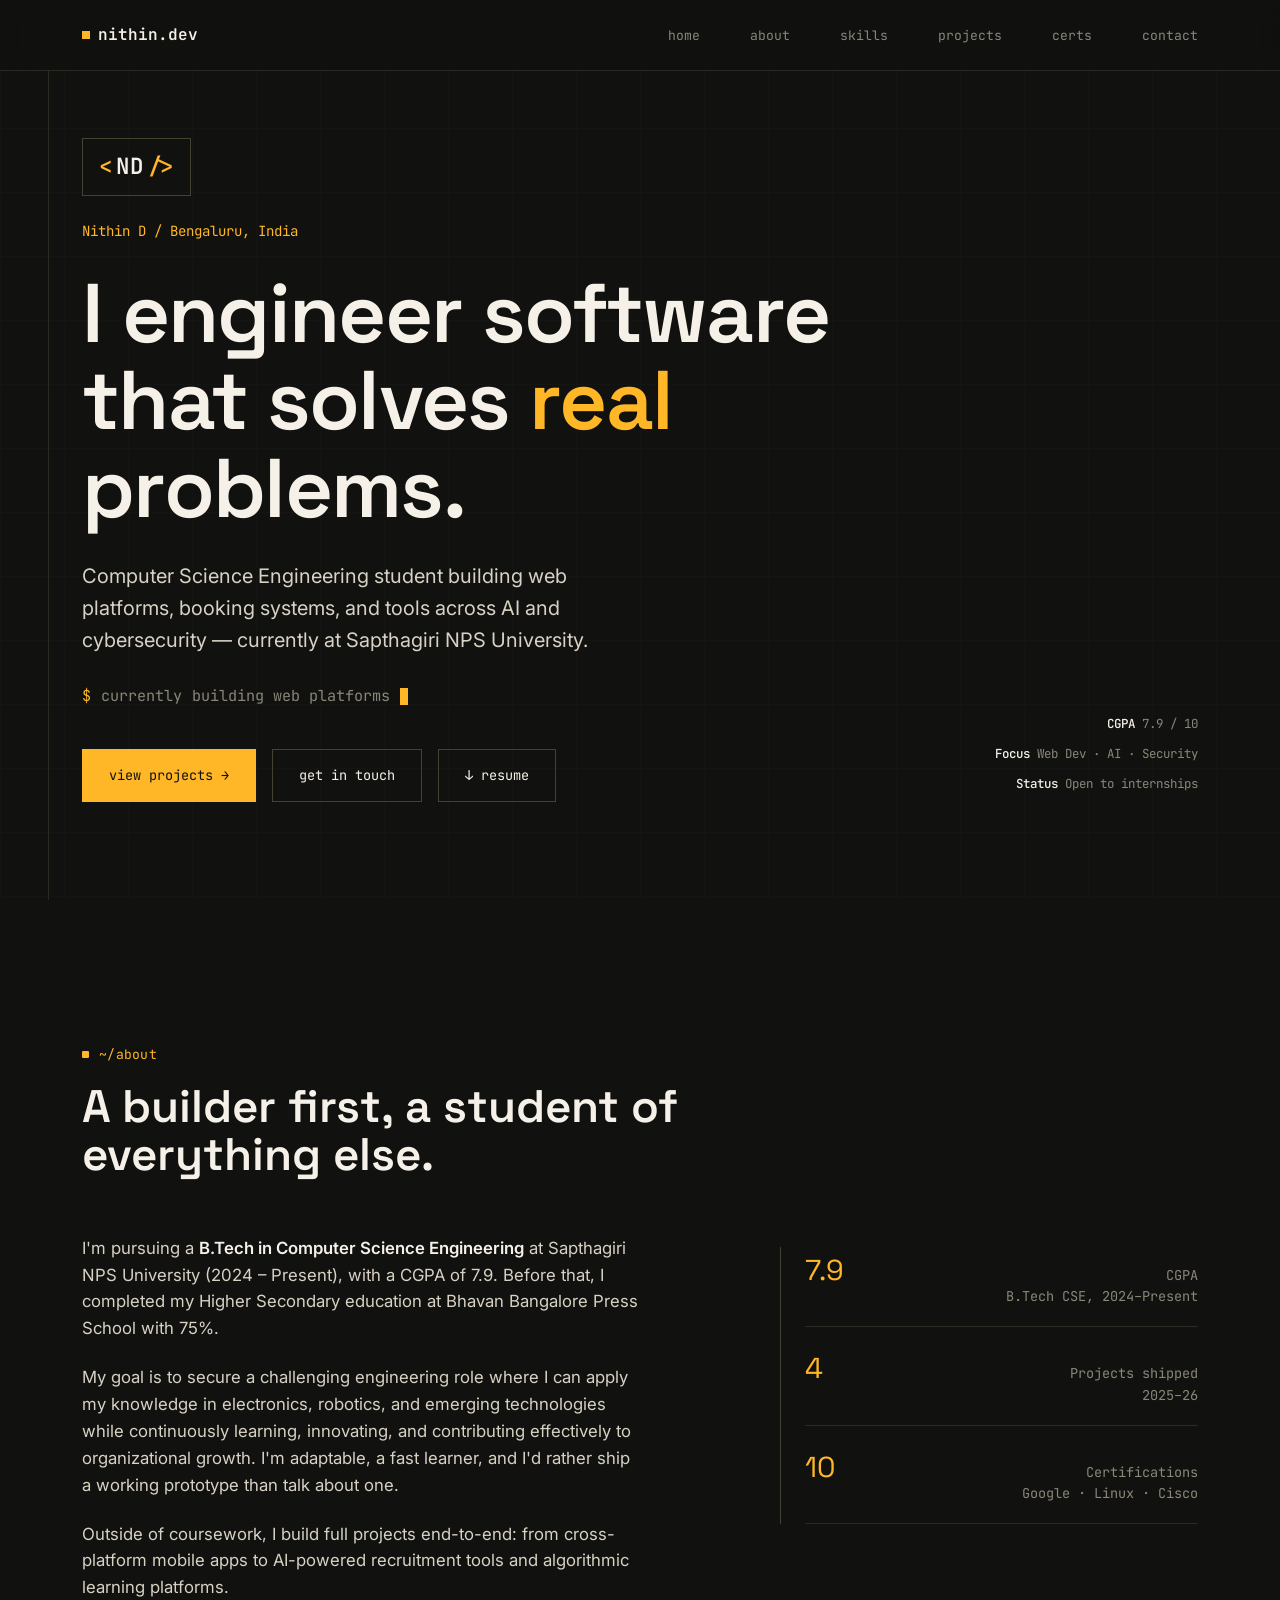
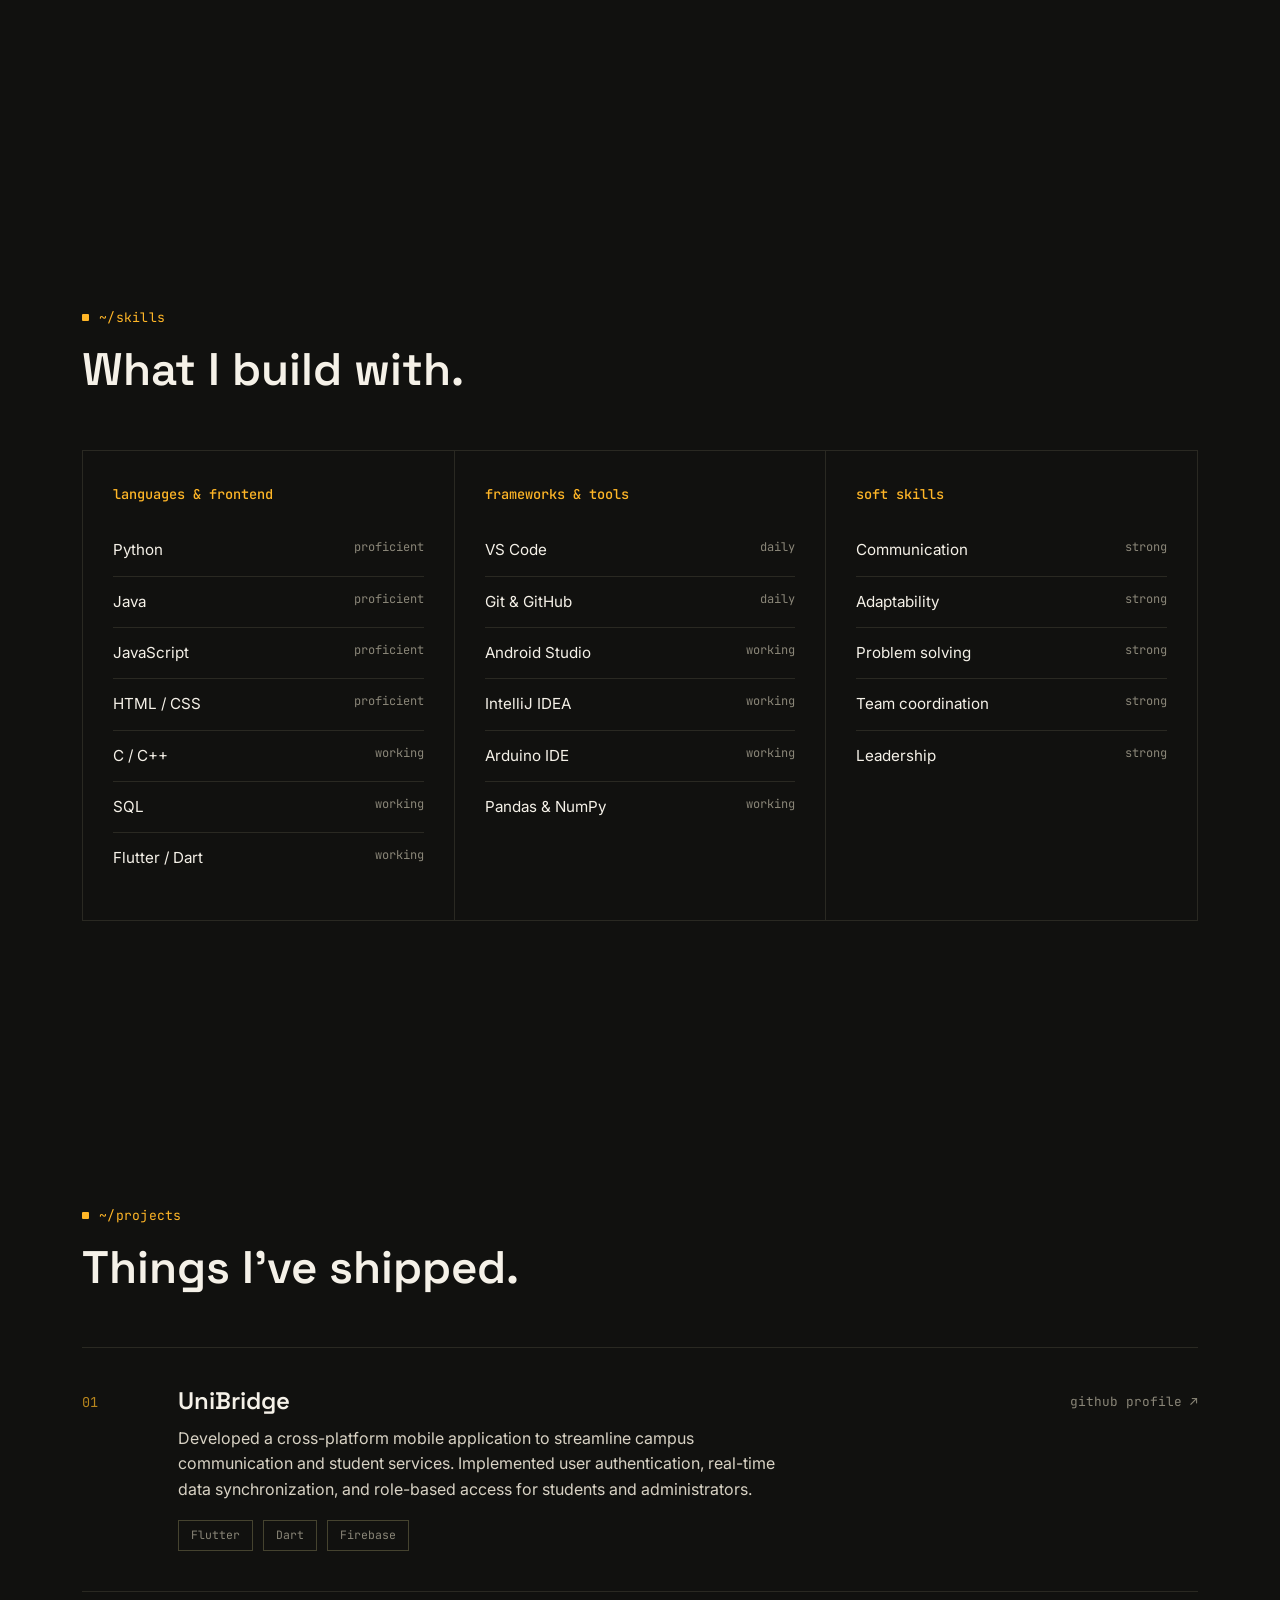
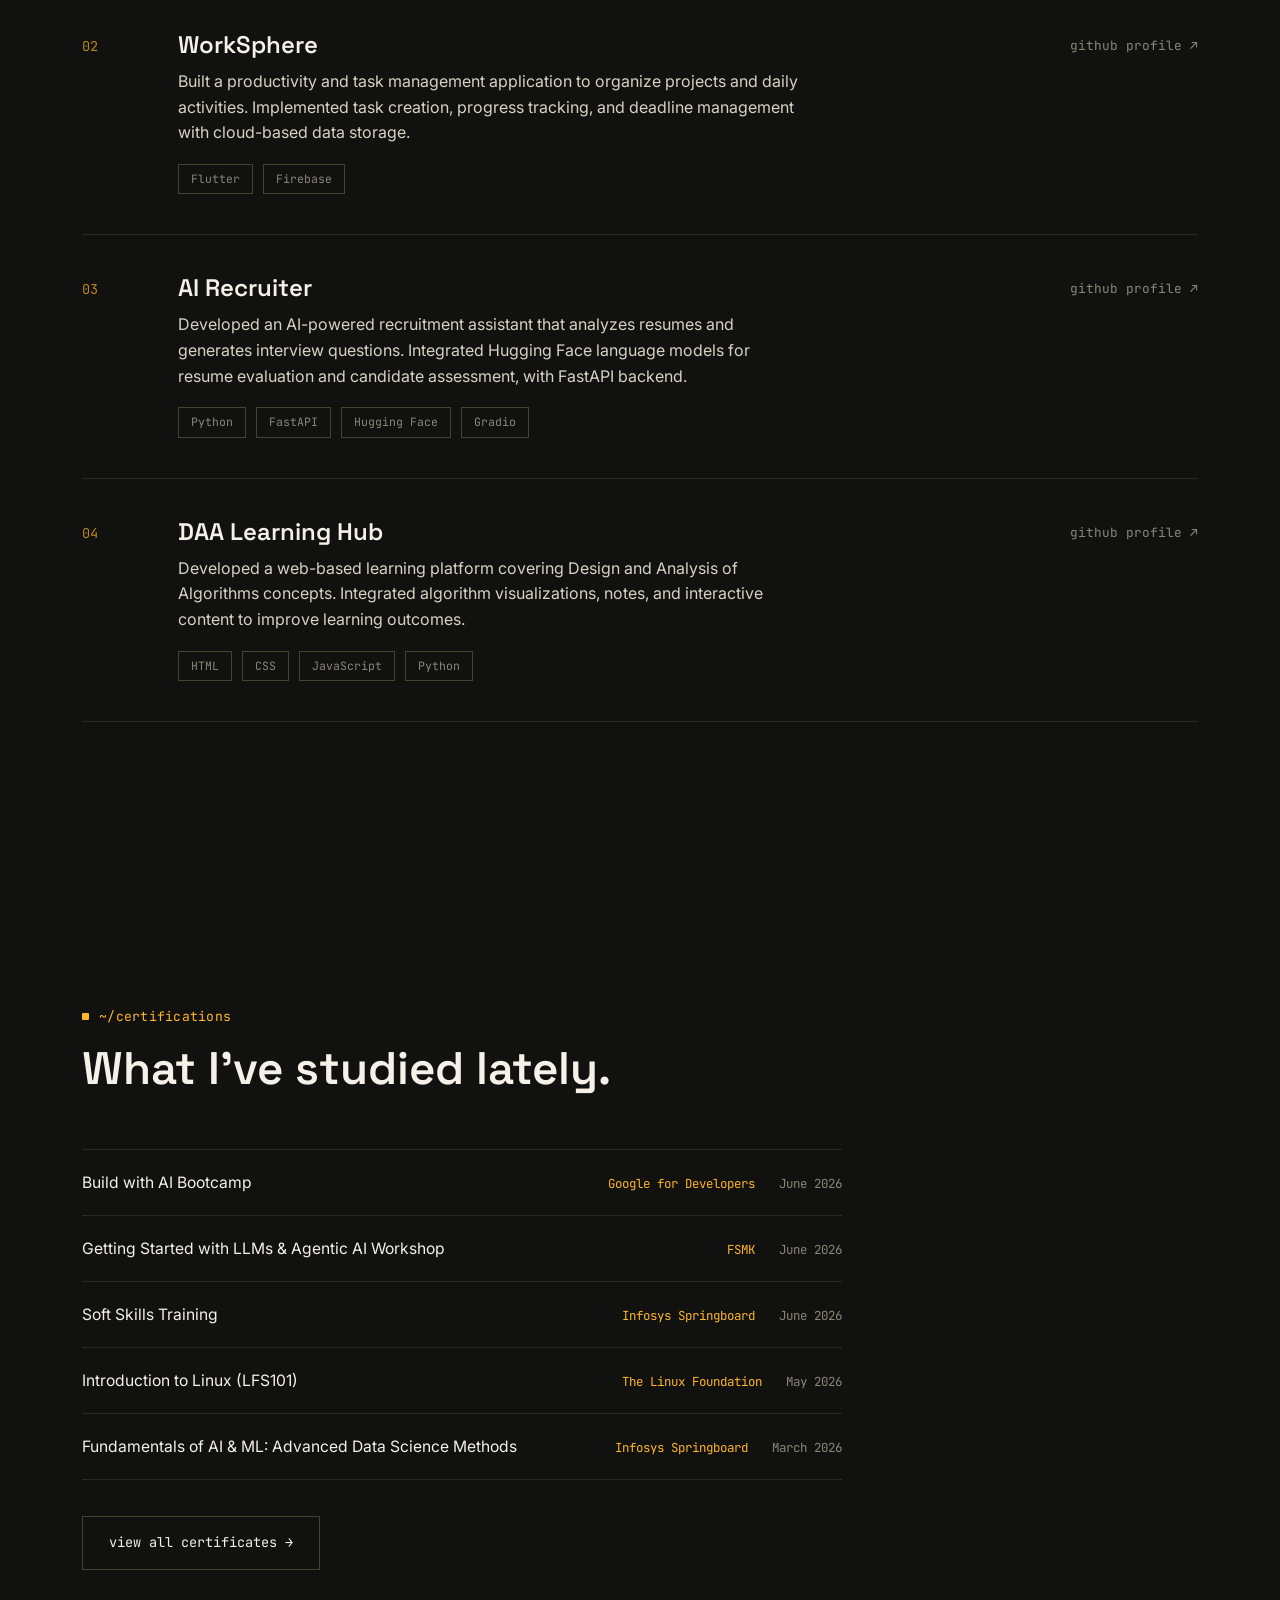
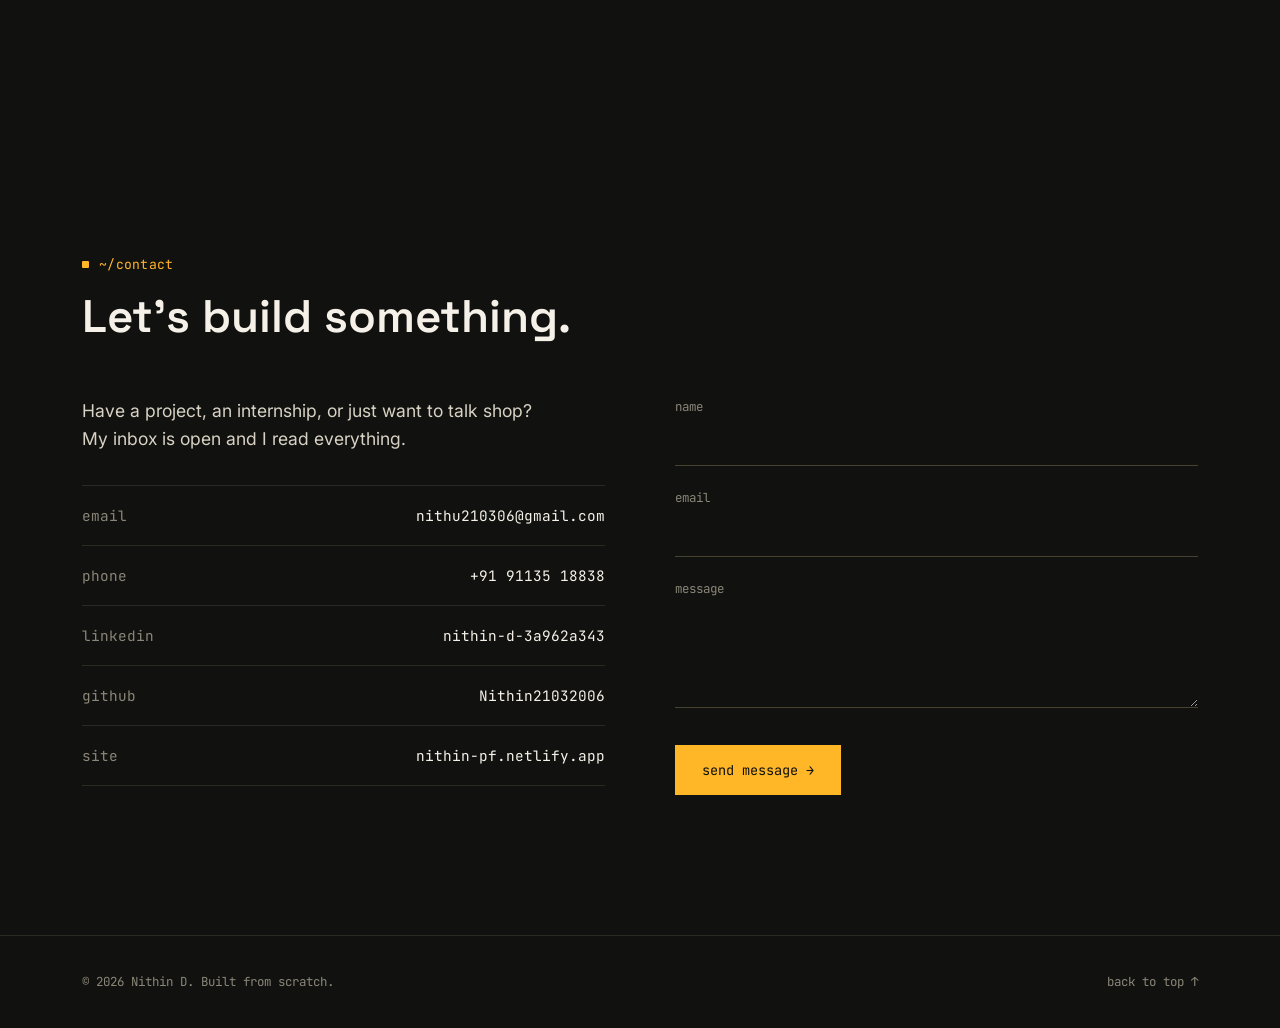
<file: index.html>
<!DOCTYPE html>
<html lang="en">
<head>
<meta charset="UTF-8">
<meta name="viewport" content="width=device-width, initial-scale=1.0">
<title>Nithin D — Software Engineer in Training</title>
<meta name="description" content="Portfolio of Nithin D, a Computer Science Engineering student building web platforms across AI, cybersecurity, and emerging technology.">

<!-- Open Graph -->
<meta property="og:title" content="Nithin D — Software Engineer in Training">
<meta property="og:description" content="CSE student building web platforms across AI, cybersecurity, and emerging technology.">
<meta property="og:type" content="website">

<link rel="icon" href="data:image/svg+xml,%3Csvg xmlns='http://www.w3.org/2000/svg' viewBox='0 0 32 32'%3E%3Crect width='32' height='32' fill='%2311110f'/%3E%3Ctext x='16' y='22' font-family='monospace' font-size='18' fill='%23ffb627' text-anchor='middle'%3E%3E_%3C/text%3E%3C/svg%3E">

<link rel="preconnect" href="https://fonts.googleapis.com">
<link rel="preconnect" href="https://fonts.gstatic.com" crossorigin>
<link href="https://fonts.googleapis.com/css2?family=Space+Grotesk:wght@500;600;700&family=Inter:wght@400;500;600&family=JetBrains+Mono:wght@400;500;600&display=swap" rel="stylesheet">
<link rel="stylesheet" href="style.css">
</head>
<body>

<div class="railguide" aria-hidden="true"></div>

<!-- Navbar -->
<nav class="navbar">
    <div class="nav-container">
        <div class="nav-logo"><a href="#home"><span class="blip" aria-hidden="true"></span>nithin.dev</a></div>
        <ul class="nav-menu" id="nav-menu">
            <li><a href="#home" class="nav-link">home</a></li>
            <li><a href="#about" class="nav-link">about</a></li>
            <li><a href="#skills" class="nav-link">skills</a></li>
            <li><a href="#projects" class="nav-link">projects</a></li>
            <li><a href="certificates.html" class="nav-link">certs</a></li>
            <li><a href="#contact" class="nav-link">contact</a></li>
        </ul>
        <div class="nav-toggle" id="nav-toggle" role="button" aria-label="Toggle menu">
            <span class="bar"></span>
            <span class="bar"></span>
            <span class="bar"></span>
        </div>
    </div>
</nav>

<!-- Hero -->
<section class="hero" id="home">
    <div class="container">
        <div class="hero-grid">
            <div>
                <div class="hero-mark reveal" aria-hidden="true">
                    <span class="bracket">&lt;</span>
                    <span class="initials">ND</span>
                    <span class="bracket">/&gt;</span>
                </div>
                <span class="hero-kicker">Nithin D / Bengaluru, India</span>
                <h1 class="hero-title">
                    <span class="line">I engineer software</span>
                    <span class="line">that solves <span class="accent-text">real</span> problems.</span>
                </h1>
                <p class="hero-sub">
                    Computer Science Engineering student building web platforms, booking systems,
                    and tools across AI and cybersecurity — currently at Sapthagiri NPS University.
                </p>
                <div class="status-line">
                    <span class="prompt">$</span>
                    <span>currently</span>
                    <span id="status-text" aria-hidden="true"></span><span class="cursor" aria-hidden="true"></span>
                    <span class="sr-only">building web platforms, studying AI and cybersecurity, and open to internship opportunities.</span>
                </div>
                <div class="hero-actions">
                    <a href="#projects" class="btn btn-primary">view projects →</a>
                    <a href="#contact" class="btn btn-secondary">get in touch</a>
                    <a href="Nithin_Resume.pdf" class="btn btn-secondary" download>↓ resume</a>
                </div>
            </div>
            <div class="hero-meta">
                <span><strong>CGPA</strong> 7.9 / 10</span>
                <span><strong>Focus</strong> Web Dev · AI · Security</span>
                <span><strong>Status</strong> Open to internships</span>
            </div>
        </div>
    </div>
</section>

<!-- About -->
<section id="about">
    <div class="container">
        <span class="path-label">~/about</span>
        <h2 class="section-heading reveal">A builder first, a student of everything else.</h2>
        <div class="about-grid">
            <div class="about-text reveal">
                <p>
                    I'm pursuing a <strong>B.Tech in Computer Science Engineering</strong> at Sapthagiri NPS
                    University (2024 – Present), with a CGPA of 7.9. Before that, I completed my Higher
                    Secondary education at Bhavan Bangalore Press School with 75%.
                </p>
                <p>
                    My goal is to secure a challenging engineering role where I can apply my knowledge in electronics,
                    robotics, and emerging technologies while continuously learning, innovating, and contributing effectively to organizational growth.
                    I'm adaptable, a fast learner, and I'd rather ship a working prototype than talk about one.
                </p>
                <p>
                    Outside of coursework, I build full projects end-to-end: from cross-platform mobile apps to AI-powered recruitment tools and algorithmic learning platforms.
                </p>
            </div>
            <div class="reveal">
                <div class="stat-block">
                    <div class="stat-row">
                        <span class="num">7.9</span>
                        <span class="label">CGPA<br>B.Tech CSE, 2024–Present</span>
                    </div>
                    <div class="stat-row">
                        <span class="num">4</span>
                        <span class="label">Projects shipped<br>2025–26</span>
                    </div>
                    <div class="stat-row">
                        <span class="num">10</span>
                        <span class="label">Certifications<br>Google · Linux · Cisco</span>
                    </div>
                </div>
            </div>
        </div>
    </div>
</section>

<!-- Skills -->
<section id="skills">
    <div class="container">
        <span class="path-label">~/skills</span>
        <h2 class="section-heading reveal">What I build with.</h2>
        <div class="skills-grid reveal">
            <div class="skill-col">
                <h3>languages &amp; frontend</h3>
                <div class="skill-tag-list">
                    <div class="skill-tag-row"><span>Python</span><span class="lvl">proficient</span></div>
                    <div class="skill-tag-row"><span>Java</span><span class="lvl">proficient</span></div>
                    <div class="skill-tag-row"><span>JavaScript</span><span class="lvl">proficient</span></div>
                    <div class="skill-tag-row"><span>HTML / CSS</span><span class="lvl">proficient</span></div>
                    <div class="skill-tag-row"><span>C / C++</span><span class="lvl">working</span></div>
                    <div class="skill-tag-row"><span>SQL</span><span class="lvl">working</span></div>
                    <div class="skill-tag-row"><span>Flutter / Dart</span><span class="lvl">working</span></div>
                </div>
            </div>
            <div class="skill-col">
                <h3>frameworks &amp; tools</h3>
                <div class="skill-tag-list">
                    <div class="skill-tag-row"><span>VS Code</span><span class="lvl">daily</span></div>
                    <div class="skill-tag-row"><span>Git &amp; GitHub</span><span class="lvl">daily</span></div>
                    <div class="skill-tag-row"><span>Android Studio</span><span class="lvl">working</span></div>
                    <div class="skill-tag-row"><span>IntelliJ IDEA</span><span class="lvl">working</span></div>
                    <div class="skill-tag-row"><span>Arduino IDE</span><span class="lvl">working</span></div>
                    <div class="skill-tag-row"><span>Pandas &amp; NumPy</span><span class="lvl">working</span></div>
                </div>
            </div>
            <div class="skill-col">
                <h3>soft skills</h3>
                <div class="skill-tag-list">
                    <div class="skill-tag-row"><span>Communication</span><span class="lvl">strong</span></div>
                    <div class="skill-tag-row"><span>Adaptability</span><span class="lvl">strong</span></div>
                    <div class="skill-tag-row"><span>Problem solving</span><span class="lvl">strong</span></div>
                    <div class="skill-tag-row"><span>Team coordination</span><span class="lvl">strong</span></div>
                    <div class="skill-tag-row"><span>Leadership</span><span class="lvl">strong</span></div>
                </div>
            </div>
        </div>
    </div>
</section>

<!-- Projects -->
<section id="projects">
    <div class="container">
        <span class="path-label">~/projects</span>
        <h2 class="section-heading reveal">Things I've shipped.</h2>
        <div class="project-list">

            <div class="project-row reveal">
                <span class="project-index">01</span>
                <div class="project-body">
                    <h3>UniBridge</h3>
                    <p>Developed a cross-platform mobile application to streamline campus communication and student services. Implemented user authentication, real-time data synchronization, and role-based access for students and administrators.</p>
                    <div class="project-tags"><span>Flutter</span><span>Dart</span><span>Firebase</span></div>
                </div>
                <a href="https://github.com/Nithin21032006" target="_blank" rel="noopener" class="project-link">github profile ↗</a>
            </div>

            <div class="project-row reveal">
                <span class="project-index">02</span>
                <div class="project-body">
                    <h3>WorkSphere</h3>
                    <p>Built a productivity and task management application to organize projects and daily activities. Implemented task creation, progress tracking, and deadline management with cloud-based data storage.</p>
                    <div class="project-tags"><span>Flutter</span><span>Firebase</span></div>
                </div>
                <a href="https://github.com/Nithin21032006" target="_blank" rel="noopener" class="project-link">github profile ↗</a>
            </div>

            <div class="project-row reveal">
                <span class="project-index">03</span>
                <div class="project-body">
                    <h3>AI Recruiter</h3>
                    <p>Developed an AI-powered recruitment assistant that analyzes resumes and generates interview questions. Integrated Hugging Face language models for resume evaluation and candidate assessment, with FastAPI backend.</p>
                    <div class="project-tags"><span>Python</span><span>FastAPI</span><span>Hugging Face</span><span>Gradio</span></div>
                </div>
                <a href="https://github.com/Nithin21032006" target="_blank" rel="noopener" class="project-link">github profile ↗</a>
            </div>

            <div class="project-row reveal">
                <span class="project-index">04</span>
                <div class="project-body">
                    <h3>DAA Learning Hub</h3>
                    <p>Developed a web-based learning platform covering Design and Analysis of Algorithms concepts. Integrated algorithm visualizations, notes, and interactive content to improve learning outcomes.</p>
                    <div class="project-tags"><span>HTML</span><span>CSS</span><span>JavaScript</span><span>Python</span></div>
                </div>
                <a href="https://github.com/Nithin21032006" target="_blank" rel="noopener" class="project-link">github profile ↗</a>
            </div>

        </div>
    </div>
</section>

<!-- Certifications -->
<section id="certifications">
    <div class="container">
        <span class="path-label">~/certifications</span>
        <h2 class="section-heading reveal">What I've studied lately.</h2>
        <div class="cert-list reveal">
            <a href="certificates.html" class="cert-row">
                <span>Build with AI Bootcamp</span>
                <span class="cert-issuer">Google for Developers</span>
                <span class="cert-date">June 2026</span>
            </a>
            <a href="certificates.html" class="cert-row">
                <span>Getting Started with LLMs &amp; Agentic AI Workshop</span>
                <span class="cert-issuer">FSMK</span>
                <span class="cert-date">June 2026</span>
            </a>
            <a href="certificates.html" class="cert-row">
                <span>Soft Skills Training</span>
                <span class="cert-issuer">Infosys Springboard</span>
                <span class="cert-date">June 2026</span>
            </a>
            <a href="certificates.html" class="cert-row">
                <span>Introduction to Linux (LFS101)</span>
                <span class="cert-issuer">The Linux Foundation</span>
                <span class="cert-date">May 2026</span>
            </a>
            <a href="certificates.html" class="cert-row">
                <span>Fundamentals of AI &amp; ML: Advanced Data Science Methods</span>
                <span class="cert-issuer">Infosys Springboard</span>
                <span class="cert-date">March 2026</span>
            </a>
        </div>
        <a href="certificates.html" class="btn btn-secondary cert-view-all reveal">view all certificates →</a>
    </div>
</section>

<!-- Contact -->
<section id="contact">
    <div class="container">
        <span class="path-label">~/contact</span>
        <h2 class="section-heading reveal">Let's build something.</h2>
        <div class="contact-grid">
            <div class="contact-text reveal">
                <p>Have a project, an internship, or just want to talk shop? My inbox is open and I read everything.</p>
                <div class="contact-channel-list">
                    <a href="mailto:nithu210306@gmail.com" class="contact-channel">
                        <span class="ch-label">email</span>
                        <span>nithu210306@gmail.com</span>
                    </a>
                    <a href="tel:+919113518838" class="contact-channel">
                        <span class="ch-label">phone</span>
                        <span>+91 91135 18838</span>
                    </a>
                    <a href="https://linkedin.com/in/nithin-d-3a962a343/" target="_blank" rel="noopener" class="contact-channel">
                        <span class="ch-label">linkedin</span>
                        <span>nithin-d-3a962a343</span>
                    </a>
                    <a href="https://github.com/Nithin21032006" target="_blank" rel="noopener" class="contact-channel">
                        <span class="ch-label">github</span>
                        <span>Nithin21032006</span>
                    </a>
                    <a href="https://nithin-pf.netlify.app" target="_blank" rel="noopener" class="contact-channel">
                        <span class="ch-label">site</span>
                        <span>nithin-pf.netlify.app</span>
                    </a>
                </div>
            </div>
            <form id="contactForm" class="contact-form reveal">
                <div class="form-field">
                    <label for="name">name</label>
                    <input type="text" id="name" name="name" required>
                </div>
                <div class="form-field">
                    <label for="email">email</label>
                    <input type="email" id="email" name="email" required>
                </div>
                <div class="form-field">
                    <label for="message">message</label>
                    <textarea id="message" name="message" rows="4" required></textarea>
                </div>
                <button type="submit" class="btn btn-primary">send message →</button>
            </form>
        </div>
    </div>
</section>

<!-- Footer -->
<footer class="footer">
    <div class="container footer-content">
        <span>© 2026 Nithin D. Built from scratch.</span>
        <a href="#home">back to top ↑</a>
    </div>
</footer>

<button class="back-to-top" id="backToTop" aria-label="Back to top">↑</button>

<script src="script.js"></script>
</body>
</html>
</file>
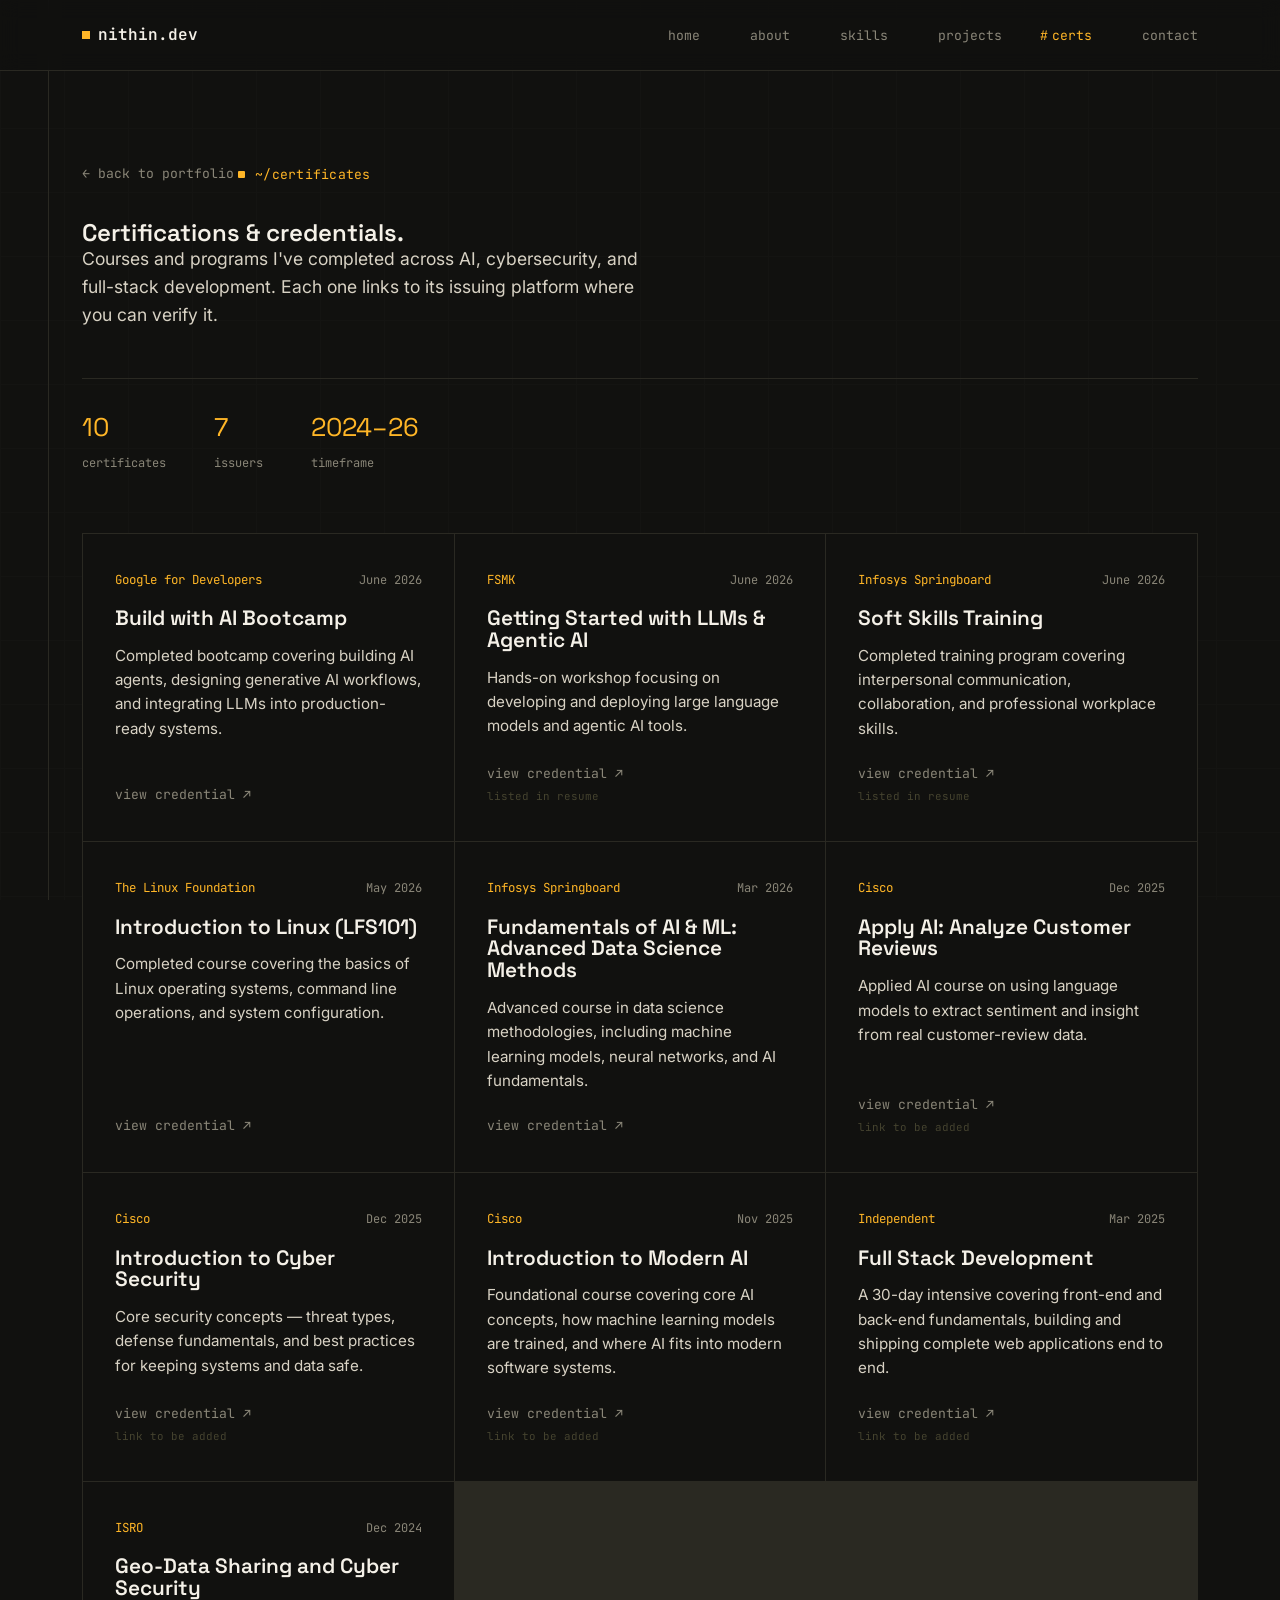
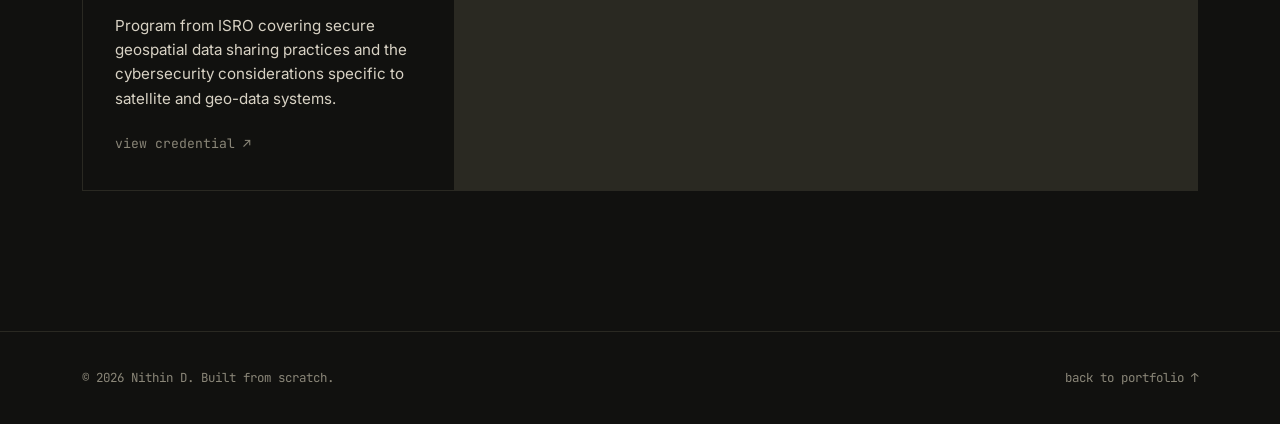
<file: certificates.html>
<!DOCTYPE html>
<html lang="en">
<head>
<meta charset="UTF-8">
<meta name="viewport" content="width=device-width, initial-scale=1.0">
<title>Certificates — Nithin D</title>
<meta name="description" content="Certifications earned by Nithin D across AI, cybersecurity, and full-stack development.">

<meta property="og:title" content="Certificates — Nithin D">
<meta property="og:description" content="Certifications earned by Nithin D across AI, cybersecurity, and full-stack development.">
<meta property="og:type" content="website">

<link rel="icon" href="data:image/svg+xml,%3Csvg xmlns='http://www.w3.org/2000/svg' viewBox='0 0 32 32'%3E%3Crect width='32' height='32' fill='%2311110f'/%3E%3Ctext x='16' y='22' font-family='monospace' font-size='18' fill='%23ffb627' text-anchor='middle'%3E%3E_%3C/text%3E%3C/svg%3E">

<link rel="preconnect" href="https://fonts.googleapis.com">
<link rel="preconnect" href="https://fonts.gstatic.com" crossorigin>
<link href="https://fonts.googleapis.com/css2?family=Space+Grotesk:wght@500;600;700&family=Inter:wght@400;500;600&family=JetBrains+Mono:wght@400;500;600&display=swap" rel="stylesheet">
<link rel="stylesheet" href="style.css">
</head>
<body>

<div class="railguide" aria-hidden="true"></div>

<!-- Navbar -->
<nav class="navbar">
    <div class="nav-container">
        <div class="nav-logo"><a href="index.html"><span class="blip" aria-hidden="true"></span>nithin.dev</a></div>
        <ul class="nav-menu" id="nav-menu">
            <li><a href="index.html#home" class="nav-link">home</a></li>
            <li><a href="index.html#about" class="nav-link">about</a></li>
            <li><a href="index.html#skills" class="nav-link">skills</a></li>
            <li><a href="index.html#projects" class="nav-link">projects</a></li>
            <li><a href="certificates.html" class="nav-link nav-link-active">certs</a></li>
            <li><a href="index.html#contact" class="nav-link">contact</a></li>
        </ul>
        <div class="nav-toggle" id="nav-toggle" role="button" aria-label="Toggle menu">
            <span class="bar"></span>
            <span class="bar"></span>
            <span class="bar"></span>
        </div>
    </div>
</nav>

<!-- Page header -->
<section class="cert-hero">
    <div class="container">
        <a href="index.html" class="back-link reveal">← back to portfolio</a>
        <span class="path-label">~/certificates</span>
        <h1 class="section-heading reveal">Certifications &amp; credentials.</h1>
        <p class="cert-hero-sub reveal">
            Courses and programs I've completed across AI, cybersecurity, and full-stack development.
            Each one links to its issuing platform where you can verify it.
        </p>
        <div class="cert-stat-row reveal">
            <div class="cert-stat"><span class="num">10</span><span class="label">certificates</span></div>
            <div class="cert-stat"><span class="num">7</span><span class="label">issuers</span></div>
            <div class="cert-stat"><span class="num">2024–26</span><span class="label">timeframe</span></div>
        </div>
    </div>
</section>

<!-- Certificate grid -->
<section class="cert-grid-section">
    <div class="container">
        <div class="cert-grid">

            <article class="cert-card reveal">
                <div class="cert-card-top">
                    <span class="cert-card-issuer">Google for Developers</span>
                    <span class="cert-card-date">June 2026</span>
                </div>
                <h3>Build with AI Bootcamp</h3>
                <p>Completed bootcamp covering building AI agents, designing generative AI workflows, and integrating LLMs into production-ready systems.</p>
                <a href="certificates/google_build_with_ai.png" target="_blank" class="cert-card-link" rel="noopener">
                    view credential ↗
                </a>
            </article>

            <article class="cert-card reveal">
                <div class="cert-card-top">
                    <span class="cert-card-issuer">FSMK</span>
                    <span class="cert-card-date">June 2026</span>
                </div>
                <h3>Getting Started with LLMs &amp; Agentic AI</h3>
                <p>Hands-on workshop focusing on developing and deploying large language models and agentic AI tools.</p>
                <a href="#" class="cert-card-link" rel="noopener">
                    view credential ↗
                    <span class="cert-card-note">listed in resume</span>
                </a>
            </article>

            <article class="cert-card reveal">
                <div class="cert-card-top">
                    <span class="cert-card-issuer">Infosys Springboard</span>
                    <span class="cert-card-date">June 2026</span>
                </div>
                <h3>Soft Skills Training</h3>
                <p>Completed training program covering interpersonal communication, collaboration, and professional workplace skills.</p>
                <a href="#" class="cert-card-link" rel="noopener">
                    view credential ↗
                    <span class="cert-card-note">listed in resume</span>
                </a>
            </article>

            <article class="cert-card reveal">
                <div class="cert-card-top">
                    <span class="cert-card-issuer">The Linux Foundation</span>
                    <span class="cert-card-date">May 2026</span>
                </div>
                <h3>Introduction to Linux (LFS101)</h3>
                <p>Completed course covering the basics of Linux operating systems, command line operations, and system configuration.</p>
                <a href="certificates/linux_foundation_lfs101.png" target="_blank" class="cert-card-link" rel="noopener">
                    view credential ↗
                </a>
            </article>

            <article class="cert-card reveal">
                <div class="cert-card-top">
                    <span class="cert-card-issuer">Infosys Springboard</span>
                    <span class="cert-card-date">Mar 2026</span>
                </div>
                <h3>Fundamentals of AI &amp; ML: Advanced Data Science Methods</h3>
                <p>Advanced course in data science methodologies, including machine learning models, neural networks, and AI fundamentals.</p>
                <a href="certificates/infosys_springboard_ai_ml.png" target="_blank" class="cert-card-link" rel="noopener">
                    view credential ↗
                </a>
            </article>

            <article class="cert-card reveal">
                <div class="cert-card-top">
                    <span class="cert-card-issuer">Cisco</span>
                    <span class="cert-card-date">Dec 2025</span>
                </div>
                <h3>Apply AI: Analyze Customer Reviews</h3>
                <p>Applied AI course on using language models to extract sentiment and insight from real customer-review data.</p>
                <a href="#" class="cert-card-link" rel="noopener">
                    view credential ↗
                    <span class="cert-card-note">link to be added</span>
                </a>
            </article>

            <article class="cert-card reveal">
                <div class="cert-card-top">
                    <span class="cert-card-issuer">Cisco</span>
                    <span class="cert-card-date">Dec 2025</span>
                </div>
                <h3>Introduction to Cyber Security</h3>
                <p>Core security concepts — threat types, defense fundamentals, and best practices for keeping systems and data safe.</p>
                <a href="#" class="cert-card-link" rel="noopener">
                    view credential ↗
                    <span class="cert-card-note">link to be added</span>
                </a>
            </article>

            <article class="cert-card reveal">
                <div class="cert-card-top">
                    <span class="cert-card-issuer">Cisco</span>
                    <span class="cert-card-date">Nov 2025</span>
                </div>
                <h3>Introduction to Modern AI</h3>
                <p>Foundational course covering core AI concepts, how machine learning models are trained, and where AI fits into modern software systems.</p>
                <a href="#" class="cert-card-link" rel="noopener">
                    view credential ↗
                    <span class="cert-card-note">link to be added</span>
                </a>
            </article>

            <article class="cert-card reveal">
                <div class="cert-card-top">
                    <span class="cert-card-issuer">Independent</span>
                    <span class="cert-card-date">Mar 2025</span>
                </div>
                <h3>Full Stack Development</h3>
                <p>A 30-day intensive covering front-end and back-end fundamentals, building and shipping complete web applications end to end.</p>
                <a href="#" class="cert-card-link" rel="noopener">
                    view credential ↗
                    <span class="cert-card-note">link to be added</span>
                </a>
            </article>

            <article class="cert-card reveal">
                <div class="cert-card-top">
                    <span class="cert-card-issuer">ISRO</span>
                    <span class="cert-card-date">Dec 2024</span>
                </div>
                <h3>Geo-Data Sharing and Cyber Security</h3>
                <p>Program from ISRO covering secure geospatial data sharing practices and the cybersecurity considerations specific to satellite and geo-data systems.</p>
                <a href="certificates/isro_geodata_cybersecurity.png" target="_blank" class="cert-card-link" rel="noopener">
                    view credential ↗
                </a>
            </article>

        </div>
    </div>
</section>

<!-- Footer -->
<footer class="footer">
    <div class="container footer-content">
        <span>© 2026 Nithin D. Built from scratch.</span>
        <a href="index.html">back to portfolio ↑</a>
    </div>
</footer>

<button class="back-to-top" id="backToTop" aria-label="Back to top">↑</button>

<script src="script.js"></script>
</body>
</html>
</file>
<file: style.css>
/* ============================================
   TOKENS
============================================ */
:root {
    --bg: #11110f;
    --bg-raised: #181712;
    --paper: #f5f1e8;
    --paper-dim: #d8d2c4;
    --accent: #ffb627;
    --accent-dim: #b9871d;
    --line: #2a2922;
    --line-bright: #45432f;
    --muted: #8a8678;

    --font-display: 'Space Grotesk', 'Inter', sans-serif;
    --font-body: 'Inter', sans-serif;
    --font-mono: 'JetBrains Mono', monospace;

    --ease: cubic-bezier(0.16, 1, 0.3, 1);
}

* { margin: 0; padding: 0; box-sizing: border-box; }

html { scroll-behavior: smooth; }

@media (prefers-reduced-motion: reduce) {
    html { scroll-behavior: auto; }
    *, *::before, *::after { animation-duration: 0.01ms !important; animation-iteration-count: 1 !important; transition-duration: 0.01ms !important; }
}

body {
    background: var(--bg);
    color: var(--paper);
    font-family: var(--font-body);
    line-height: 1.6;
    overflow-x: hidden;
    position: relative;
}

/* faint grid texture across the whole page */
body::before {
    content: '';
    position: fixed;
    inset: 0;
    background-image:
        linear-gradient(var(--line) 1px, transparent 1px),
        linear-gradient(90deg, var(--line) 1px, transparent 1px);
    background-size: 64px 64px;
    opacity: 0.18;
    pointer-events: none;
    z-index: 0;
}

a { color: inherit; text-decoration: none; }

::selection { background: var(--accent); color: var(--bg); }

:focus-visible {
    outline: 2px solid var(--accent);
    outline-offset: 3px;
}

.sr-only {
    position: absolute;
    width: 1px; height: 1px;
    overflow: hidden;
    clip: rect(0 0 0 0);
    white-space: nowrap;
}

.container {
    width: 100%;
    max-width: 1180px;
    margin: 0 auto;
    padding: 0 32px;
    position: relative;
    z-index: 1;
}

/* the vertical rule that runs the length of the page, terminal-sidebar style */
.railguide {
    position: fixed;
    top: 0;
    bottom: 0;
    left: 48px;
    width: 1px;
    background: var(--line);
    z-index: 1;
}

@media (max-width: 900px) {
    .railguide { display: none; }
}

/* eyebrow / path-style label, e.g. ~/about */
.path-label {
    font-family: var(--font-mono);
    font-size: 0.82rem;
    color: var(--accent);
    letter-spacing: 0.02em;
    display: inline-flex;
    align-items: center;
    gap: 10px;
    margin-bottom: 18px;
}

.path-label::before {
    content: '';
    width: 7px;
    height: 7px;
    background: var(--accent);
    border-radius: 1px;
}

section { padding: 140px 0; position: relative; z-index: 1; }

h1, h2, h3, h4 { font-family: var(--font-display); font-weight: 600; line-height: 1.05; color: var(--paper); }

h2.section-heading {
    font-size: clamp(2rem, 4vw, 2.85rem);
    margin-bottom: 56px;
    max-width: 640px;
}

p { color: var(--paper-dim); }

/* ============================================
   NAVBAR
============================================ */
.navbar {
    position: fixed;
    top: 0; left: 0; right: 0;
    z-index: 1000;
    background: rgba(17, 17, 15, 0.82);
    backdrop-filter: blur(10px);
    border-bottom: 1px solid var(--line);
}

.nav-container {
    display: flex;
    align-items: center;
    justify-content: space-between;
    padding: 22px 32px;
    max-width: 1180px;
    margin: 0 auto;
}

.nav-logo a {
    font-family: var(--font-mono);
    font-weight: 600;
    font-size: 1rem;
    color: var(--paper);
    display: flex;
    align-items: center;
    gap: 8px;
}

.nav-logo .blip {
    width: 8px; height: 8px;
    background: var(--accent);
    display: inline-block;
    animation: blink 1.6s step-start infinite;
}

@keyframes blink { 50% { opacity: 0; } }

.nav-menu {
    display: flex;
    gap: 38px;
    list-style: none;
}

.nav-link {
    font-family: var(--font-mono);
    font-size: 0.82rem;
    color: var(--muted);
    position: relative;
    padding: 4px 0;
    transition: color 0.25s var(--ease);
}

.nav-link::before { content: '#'; color: var(--accent); margin-right: 4px; opacity: 0; transition: opacity 0.25s var(--ease); }

.nav-link:hover { color: var(--paper); }
.nav-link:hover::before { opacity: 1; }

.nav-toggle {
    display: none;
    flex-direction: column;
    gap: 5px;
    cursor: pointer;
    z-index: 1001;
}

.nav-toggle .bar {
    width: 24px; height: 2px;
    background: var(--paper);
    transition: var(--ease) 0.3s;
}

.nav-toggle.active .bar:nth-child(1) { transform: translateY(7px) rotate(45deg); }
.nav-toggle.active .bar:nth-child(2) { opacity: 0; }
.nav-toggle.active .bar:nth-child(3) { transform: translateY(-7px) rotate(-45deg); }

@media (max-width: 860px) {
    .nav-menu {
        position: fixed;
        top: 0; right: -100%;
        width: min(78%, 320px);
        height: 100vh;
        background: var(--bg-raised);
        border-left: 1px solid var(--line);
        flex-direction: column;
        justify-content: center;
        align-items: flex-start;
        gap: 28px;
        padding: 0 48px;
        transition: right 0.4s var(--ease);
    }
    .nav-menu.active { right: 0; }
    .nav-toggle { display: flex; }
}

/* ============================================
   HERO
============================================ */
.hero {
    min-height: 100vh;
    display: flex;
    align-items: center;
    padding-top: 120px;
    padding-bottom: 80px;
}

.hero-grid {
    display: grid;
    grid-template-columns: 1fr auto;
    gap: 60px;
    align-items: end;
}

.hero-kicker {
    font-family: var(--font-mono);
    font-size: 0.88rem;
    color: var(--accent);
    margin-bottom: 28px;
    display: block;
}

.hero-mark {
    display: inline-flex;
    align-items: center;
    gap: 4px;
    font-family: var(--font-mono);
    font-size: 1.4rem;
    font-weight: 600;
    margin-bottom: 24px;
    padding: 10px 16px;
    border: 1px solid var(--line-bright);
    color: var(--paper);
}

.hero-mark .bracket { color: var(--accent); }
.hero-mark .initials { letter-spacing: 0.04em; }

.hero-title {
    font-size: clamp(2.6rem, 7vw, 5.2rem);
    letter-spacing: -0.02em;
    margin-bottom: 28px;
}

.hero-title .line { display: block; }
.hero-title .accent-text { color: var(--accent); }

.hero-sub {
    font-size: clamp(1.05rem, 1.6vw, 1.25rem);
    max-width: 560px;
    margin-bottom: 16px;
}

/* the terminal status line — signature element */
.status-line {
    font-family: var(--font-mono);
    font-size: 0.95rem;
    color: var(--muted);
    margin: 28px 0 40px;
    display: flex;
    align-items: center;
    gap: 10px;
}

.status-line .prompt { color: var(--accent); }
.status-line .cursor {
    display: inline-block;
    width: 8px; height: 1.1em;
    background: var(--accent);
    animation: blink 1s step-start infinite;
    vertical-align: middle;
}

.hero-actions { display: flex; gap: 16px; flex-wrap: wrap; row-gap: 14px; }

.btn {
    font-family: var(--font-mono);
    font-size: 0.85rem;
    display: inline-flex;
    align-items: center;
    gap: 10px;
    padding: 15px 26px;
    border: 1px solid var(--line-bright);
    background: transparent;
    color: var(--paper);
    cursor: pointer;
    transition: all 0.3s var(--ease);
    white-space: nowrap;
}

.btn-primary {
    background: var(--accent);
    color: var(--bg);
    border-color: var(--accent);
}

.btn-primary:hover { background: var(--paper); border-color: var(--paper); transform: translateY(-2px); }

.btn-secondary:hover {
    border-color: var(--accent);
    color: var(--accent);
    transform: translateY(-2px);
}

.hero-meta {
    font-family: var(--font-mono);
    font-size: 0.78rem;
    color: var(--muted);
    text-align: right;
    display: flex;
    flex-direction: column;
    gap: 10px;
    padding-bottom: 8px;
}

.hero-meta strong { color: var(--paper); font-weight: 500; }

@media (max-width: 860px) {
    .hero-grid { grid-template-columns: 1fr; }
    .hero-meta { text-align: left; flex-direction: row; flex-wrap: wrap; gap: 18px; }
}

/* ============================================
   ABOUT
============================================ */
.about-grid {
    display: grid;
    grid-template-columns: 1.2fr 0.8fr;
    gap: 70px;
}

.about-text p { font-size: 1.05rem; margin-bottom: 22px; max-width: 560px; }

.about-text strong { color: var(--paper); font-weight: 600; }

.stat-block {
    border-left: 1px solid var(--line-bright);
    padding-left: 24px;
    margin-top: 12px;
}

.stat-row {
    display: flex;
    justify-content: space-between;
    align-items: baseline;
    padding: 18px 0;
    border-bottom: 1px solid var(--line);
    font-family: var(--font-mono);
    font-size: 0.85rem;
}

.stat-row:first-child { padding-top: 0; }

.stat-row .num {
    font-family: var(--font-display);
    font-size: 1.8rem;
    color: var(--accent);
}

.stat-row .label { color: var(--muted); text-align: right; }

@media (max-width: 860px) {
    .about-grid { grid-template-columns: 1fr; gap: 40px; }
}

/* ============================================
   SKILLS
============================================ */
.skills-grid {
    display: grid;
    grid-template-columns: repeat(3, 1fr);
    gap: 1px;
    background: var(--line);
    border: 1px solid var(--line);
}

.skill-col {
    background: var(--bg);
    padding: 36px 30px;
}

.skill-col h3 {
    font-family: var(--font-mono);
    font-size: 0.85rem;
    color: var(--accent);
    text-transform: lowercase;
    margin-bottom: 24px;
    font-weight: 500;
}

.skill-tag-list { display: flex; flex-direction: column; gap: 0; }

.skill-tag-row {
    display: flex;
    justify-content: space-between;
    padding: 13px 0;
    border-bottom: 1px solid var(--line);
    font-size: 0.95rem;
    transition: padding-left 0.25s var(--ease);
}

.skill-tag-row:last-child { border-bottom: none; }

.skill-tag-row:hover { padding-left: 6px; color: var(--paper); }

.skill-tag-row .lvl {
    font-family: var(--font-mono);
    font-size: 0.75rem;
    color: var(--muted);
}

@media (max-width: 860px) {
    .skills-grid { grid-template-columns: 1fr; }
}

/* ============================================
   PROJECTS
============================================ */
.project-list { display: flex; flex-direction: column; }

.project-row {
    display: grid;
    grid-template-columns: 64px 1fr auto;
    gap: 32px;
    align-items: start;
    padding: 40px 0;
    border-bottom: 1px solid var(--line);
    transition: background 0.3s var(--ease);
    position: relative;
}

.project-row:first-child { border-top: 1px solid var(--line); }

.project-row:hover { background: rgba(255, 182, 39, 0.04); }

.project-index {
    font-family: var(--font-mono);
    font-size: 0.85rem;
    color: var(--accent-dim);
    padding-top: 4px;
}

.project-body h3 {
    font-size: 1.5rem;
    margin-bottom: 12px;
    transition: color 0.25s var(--ease);
}

.project-row:hover .project-body h3 { color: var(--accent); }

.project-body p { max-width: 620px; margin-bottom: 18px; }

.project-tags {
    display: flex;
    gap: 10px;
    flex-wrap: wrap;
}

.project-tags span {
    font-family: var(--font-mono);
    font-size: 0.72rem;
    color: var(--muted);
    border: 1px solid var(--line-bright);
    padding: 5px 12px;
}

.project-link {
    font-family: var(--font-mono);
    font-size: 0.8rem;
    color: var(--muted);
    display: flex;
    align-items: center;
    gap: 8px;
    padding-top: 4px;
    white-space: nowrap;
    transition: color 0.25s var(--ease);
}

.project-row:hover .project-link { color: var(--accent); }

@media (max-width: 700px) {
    .project-row { grid-template-columns: 1fr; gap: 12px; }
    .project-index { padding-top: 0; }
    .project-link { justify-self: start; }
}

/* ============================================
   CERTIFICATIONS
============================================ */
.cert-list { display: flex; flex-direction: column; max-width: 760px; }

.cert-row {
    display: grid;
    grid-template-columns: 1fr auto auto;
    gap: 24px;
    align-items: baseline;
    padding: 20px 0;
    border-bottom: 1px solid var(--line);
    font-size: 0.98rem;
    color: var(--paper);
    transition: padding-left 0.25s var(--ease), color 0.25s var(--ease);
}

.cert-row:hover {
    padding-left: 6px;
    color: var(--accent);
    border-color: var(--accent-dim);
}

.cert-row:first-child { border-top: 1px solid var(--line); }

.cert-row .cert-issuer {
    font-family: var(--font-mono);
    font-size: 0.78rem;
    color: var(--accent);
}

.cert-row .cert-date {
    font-family: var(--font-mono);
    font-size: 0.78rem;
    color: var(--muted);
    white-space: nowrap;
}

.cert-view-all {
    display: inline-flex;
    margin-top: 36px;
}

@media (max-width: 600px) {
    .cert-row { grid-template-columns: 1fr; gap: 6px; }
}

/* ============================================
   CONTACT
============================================ */
.contact-grid {
    display: grid;
    grid-template-columns: 1fr 1fr;
    gap: 70px;
    align-items: start;
}

.contact-text p { font-size: 1.1rem; max-width: 480px; margin-bottom: 32px; }

.contact-channel-list { display: flex; flex-direction: column; gap: 0; }

.contact-channel {
    display: flex;
    justify-content: space-between;
    padding: 18px 0;
    border-bottom: 1px solid var(--line);
    font-family: var(--font-mono);
    font-size: 0.9rem;
    transition: padding-left 0.25s var(--ease);
}

.contact-channel:first-child { border-top: 1px solid var(--line); }

.contact-channel:hover { padding-left: 6px; color: var(--accent); border-color: var(--accent-dim); }

.contact-channel .ch-label { color: var(--muted); }

.contact-form { display: flex; flex-direction: column; gap: 22px; }

.form-field { position: relative; }

.form-field label {
    display: block;
    font-family: var(--font-mono);
    font-size: 0.78rem;
    color: var(--muted);
    margin-bottom: 8px;
}

.form-field input,
.form-field textarea {
    width: 100%;
    background: transparent;
    border: none;
    border-bottom: 1px solid var(--line-bright);
    color: var(--paper);
    font-family: var(--font-body);
    font-size: 1rem;
    padding: 10px 0;
    transition: border-color 0.25s var(--ease);
}

.form-field input:focus,
.form-field textarea:focus {
    outline: none;
    border-color: var(--accent);
}

.form-field textarea { resize: vertical; min-height: 90px; }

.contact-form .btn { align-self: flex-start; margin-top: 8px; }

@media (max-width: 860px) {
    .contact-grid { grid-template-columns: 1fr; gap: 50px; }
}

/* ============================================
   FOOTER
============================================ */
.footer {
    border-top: 1px solid var(--line);
    padding: 36px 0;
}

.footer-content {
    display: flex;
    justify-content: space-between;
    align-items: center;
    font-family: var(--font-mono);
    font-size: 0.78rem;
    color: var(--muted);
    flex-wrap: wrap;
    gap: 16px;
}

.footer-content a:hover { color: var(--accent); }

/* ============================================
   BACK TO TOP
============================================ */
.back-to-top {
    position: fixed;
    bottom: 28px;
    right: 28px;
    width: 46px;
    height: 46px;
    background: var(--accent);
    color: var(--bg);
    border: none;
    display: flex;
    align-items: center;
    justify-content: center;
    cursor: pointer;
    opacity: 0;
    visibility: hidden;
    transition: opacity 0.3s var(--ease), transform 0.3s var(--ease);
    z-index: 999;
    font-size: 1.1rem;
}

.back-to-top.show { opacity: 1; visibility: visible; }
.back-to-top:hover { transform: translateY(-3px); }

/* ============================================
   CERTIFICATES PAGE
============================================ */
.nav-link-active { color: var(--accent); }
.nav-link-active::before { opacity: 1; }

.back-link {
    font-family: var(--font-mono);
    font-size: 0.82rem;
    color: var(--muted);
    display: inline-flex;
    margin-bottom: 36px;
    transition: color 0.25s var(--ease);
}

.back-link:hover { color: var(--accent); }

.cert-hero {
    padding: 160px 0 60px;
}

.cert-hero-sub {
    font-size: 1.1rem;
    max-width: 560px;
    margin-bottom: 48px;
}

.cert-stat-row {
    display: flex;
    gap: 48px;
    flex-wrap: wrap;
    border-top: 1px solid var(--line);
    padding-top: 28px;
}

.cert-stat {
    display: flex;
    flex-direction: column;
    gap: 6px;
}

.cert-stat .num {
    font-family: var(--font-display);
    font-size: 1.6rem;
    color: var(--accent);
}

.cert-stat .label {
    font-family: var(--font-mono);
    font-size: 0.75rem;
    color: var(--muted);
}

.cert-grid-section { padding: 0 0 140px; }

.cert-grid {
    display: grid;
    grid-template-columns: repeat(auto-fit, minmax(300px, 1fr));
    gap: 1px;
    background: var(--line);
    border: 1px solid var(--line);
}

.cert-card {
    background: var(--bg);
    padding: 36px 32px;
    display: flex;
    flex-direction: column;
    transition: background 0.3s var(--ease);
}

.cert-card:hover { background: rgba(255, 182, 39, 0.04); }

.cert-card-top {
    display: flex;
    justify-content: space-between;
    align-items: baseline;
    margin-bottom: 18px;
}

.cert-card-issuer {
    font-family: var(--font-mono);
    font-size: 0.78rem;
    color: var(--accent);
}

.cert-card-date {
    font-family: var(--font-mono);
    font-size: 0.75rem;
    color: var(--muted);
}

.cert-card h3 {
    font-size: 1.3rem;
    margin-bottom: 14px;
}

.cert-card p {
    font-size: 0.95rem;
    flex-grow: 1;
    margin-bottom: 22px;
}

.cert-card-link {
    font-family: var(--font-mono);
    font-size: 0.82rem;
    color: var(--muted);
    display: flex;
    flex-direction: column;
    gap: 4px;
    transition: color 0.25s var(--ease);
}

.cert-card:hover .cert-card-link { color: var(--accent); }

.cert-card-note {
    font-size: 0.68rem;
    color: var(--line-bright);
    text-transform: lowercase;
}

/* ============================================
   SCROLL REVEAL
============================================ */
.reveal {
    opacity: 0;
    transform: translateY(24px);
    transition: opacity 0.7s var(--ease), transform 0.7s var(--ease);
}

.reveal.in-view {
    opacity: 1;
    transform: translateY(0);
}
</file>
